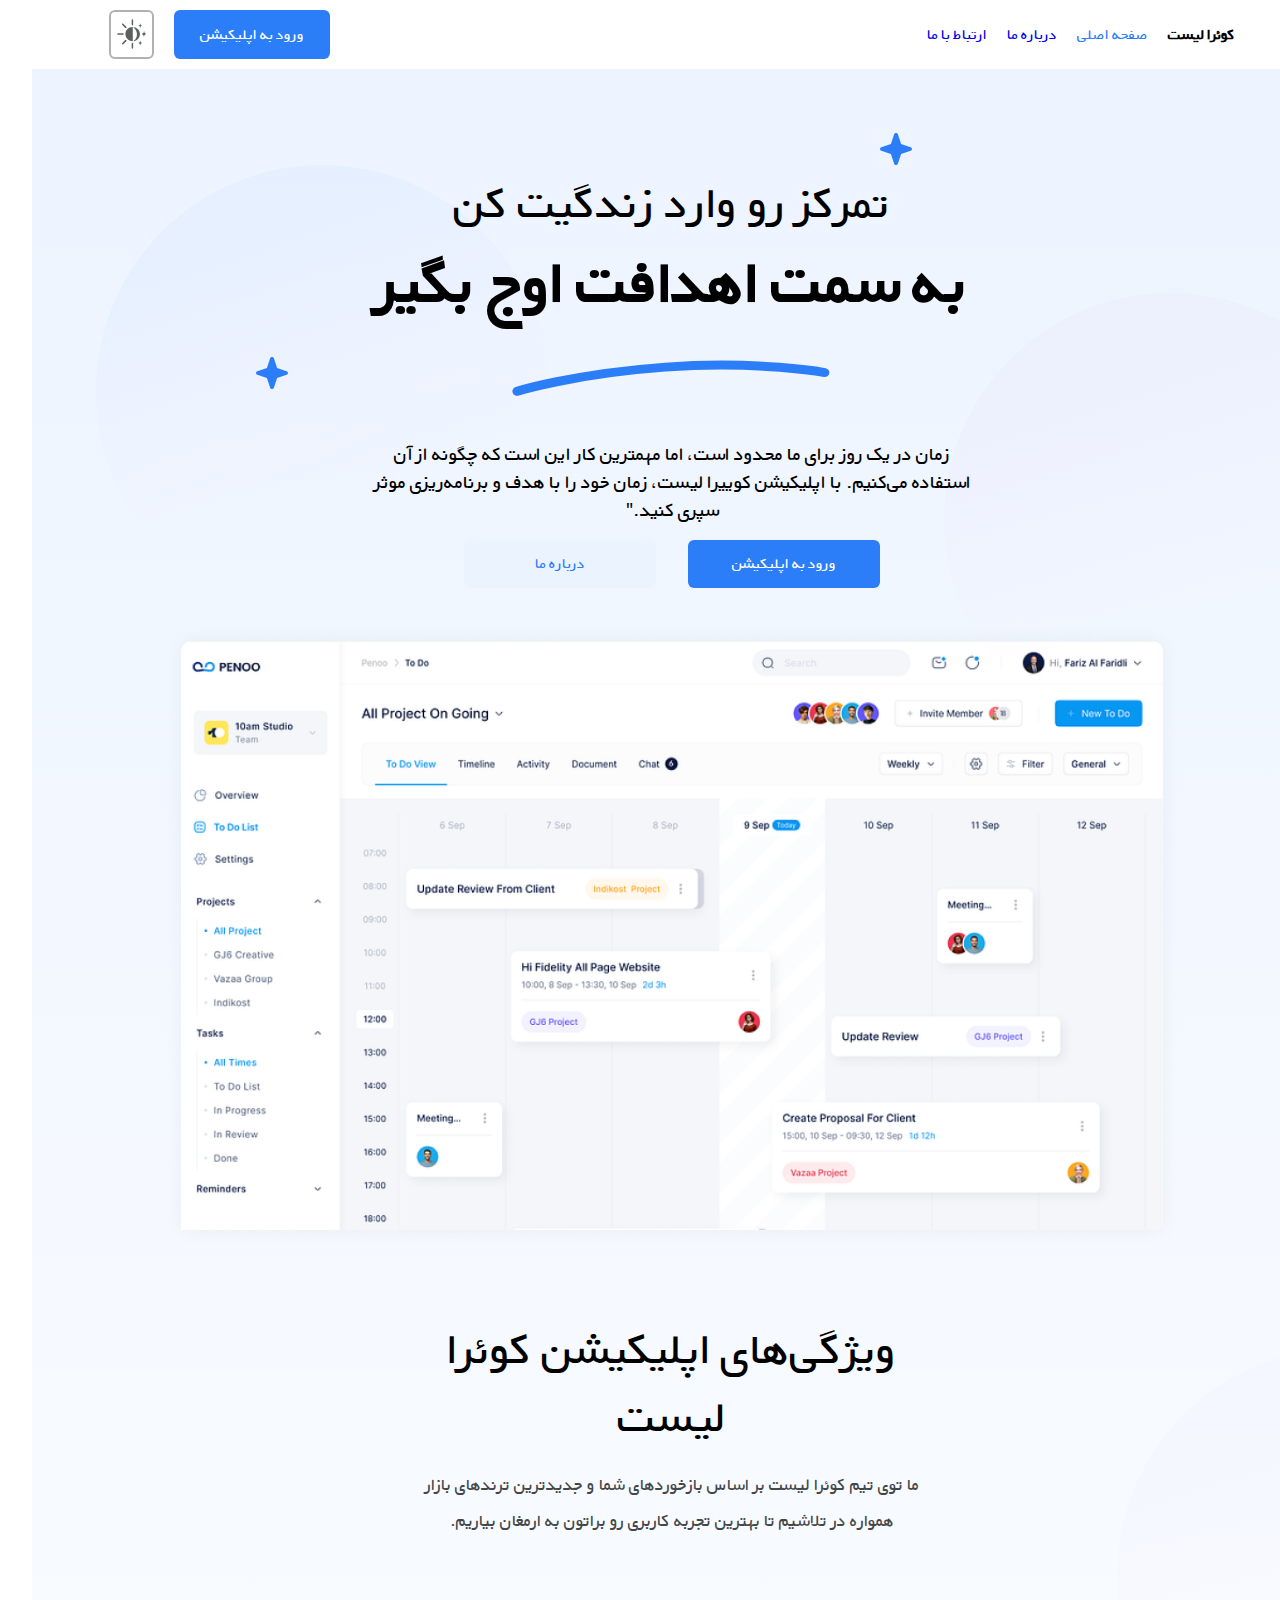
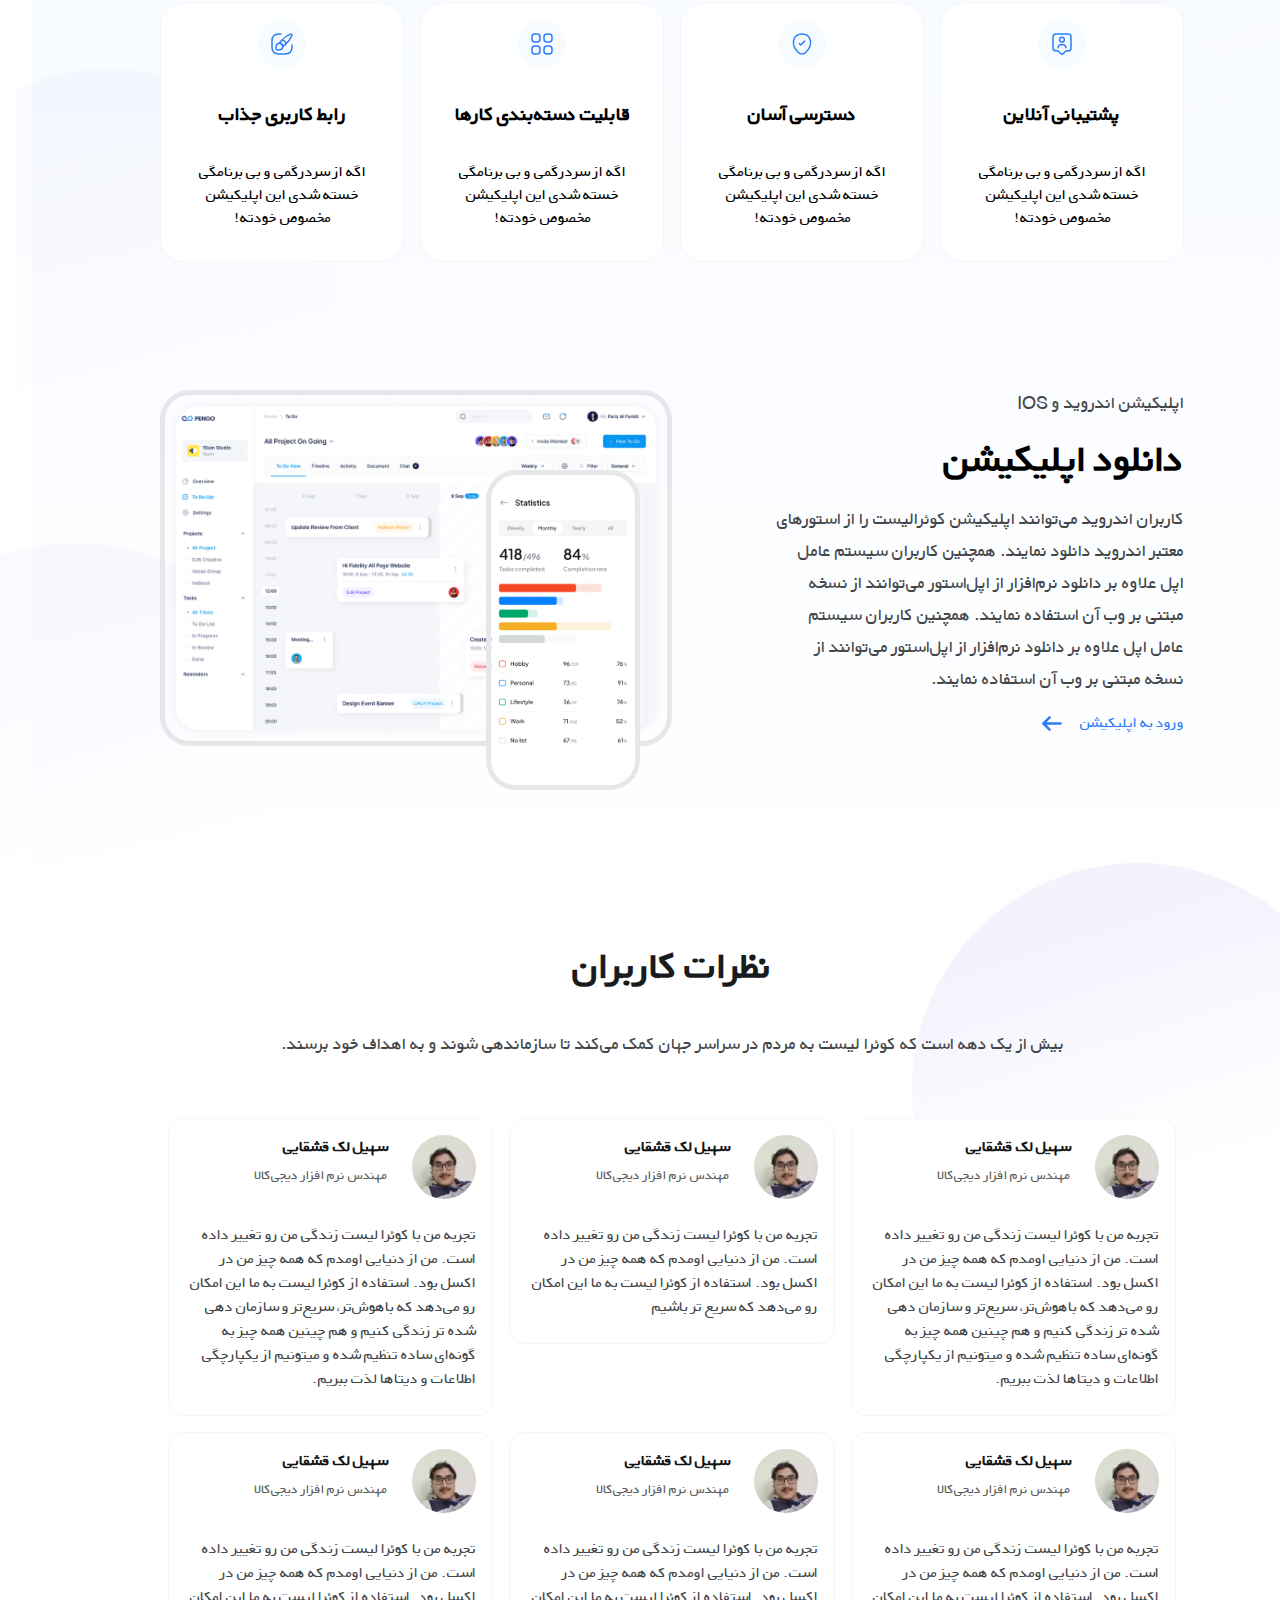
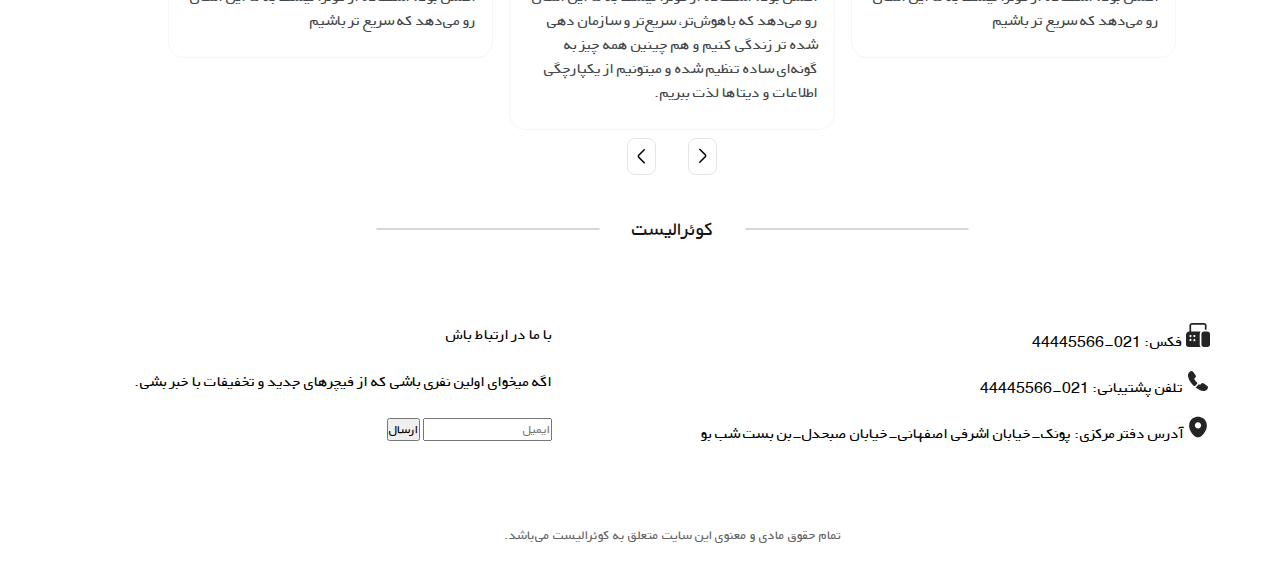
<file: index.html>
<!DOCTYPE html>
<html lang="fa-ir">
  <head>
    <meta charset="UTF-8" />
    <meta name="viewport" content="width=device-width, initial-scale=1.0" />
    <title>پروژه فرانت کوئرا</title>
    <link rel="stylesheet" href="./styles/main_page.css" />
    <link
      rel="icon"
      type="image/x-icon"
      href="./src/Light_Mode/Star 2 (Stroke).svg"
    />
  </head>
  <body>
    <header>
      <link rel="stylesheet" href="./styles/header.css">
      <div class="header_content">
        <div class="right_header">
          <p class="queralist">کوئرا لیست</p>
          <p href="" class="firstPage" style="color: #2c7ef8">صفحه اصلی</p>
          <a href="./about_us.html">درباره ما</a>
          <a href="contact_us.html">ارتباط با ما</a>
        </div>
        <div class="left_header">
          <a href="" class="enterApp">ورود به اپلیکیشن</a>
          <a href="" class="lightSwitch"></a>
        </div>
      </div>
    </header>
    <main>
      <img
        class="ellipse ellipse28"
        src="./src/Light_Mode/Ellipse 128.svg"
        alt=""
      />
      <img
        class="ellipse ellipse29"
        src="./src/Light_Mode/Ellipse 129.svg"
        alt=""
      />
      <img
        class="ellipse ellipse30"
        src="./src/Light_Mode/Ellipse 130.svg"
        alt=""
      />
      <img
        class="ellipse ellipse31"
        src="./src/Light_Mode/Ellipse 131.svg"
        alt=""
      />
      <img
        class="ellipse ellipse32"
        src="./src/Light_Mode/Ellipse 132.svg"
        alt=""
      />
      <img
        class="ellipse ellipse33"
        src="./src/Light_Mode/Ellipse 133.svg"
        alt=""
      />
      <img
        class="star star1"
        src="./src/Light_Mode/Star 2 (Stroke).svg"
        alt=""
      />
      <img
        class="star star2"
        src="./src/Light_Mode/Star 2 (Stroke).svg"
        alt=""
      />
      <div class="container">
        <div class="site_abstract">
          <p class="line1">تمرکز رو وارد زندگیت کن</p>
          <p class="line2">به سمت اهدافت اوج بگیر</p>
          <div class="svgArc"></div>
          <p class="line3">
            زمان در یک روز برای ما محدود است، اما مهمترین کار این است که چگونه
            از آن استفاده می‌کنیم. با اپلیکیشن کوییرا لیست، زمان خود را با هدف و
            برنامه‌ریزی موثر سپری کنید."
          </p>
          <div class="enterApp_aboutUs">
            <a href="" class="enterApp">ورود به اپلیکیشن</a>
            <a href="./about_us.html" class="aboutUs">درباره ما</a>
          </div>
        </div>
        <img
          class="introPhoto1"
          src="./src/Light_Mode/image 39129.png"
          alt="not an important photo!"
        />
        <div class="quera_app_specifications">
          <div class="title_intro">
            <p class="title">ویژگی‌های اپلیکیشن کوئرا لیست</p>
            <p class="intro">
              ما توی تیم کوئرا لیست بر اساس بازخوردهای شما و جدیدترین ترندهای
              بازار همواره در تلاشیم تا بهترین تجربه کاربری رو براتون به ارمغان
              بیاریم.
            </p>
          </div>
          <div class="cards">
            <div class="card1">
              <div class="icon"></div>
              <p class="title">پشتیبانی آنلاین</p>
              <p class="text">
                اگه از سردرگمی و بی برنامگی خسته شدی این اپلیکیشن مخصوص خودته!
              </p>
            </div>
            <div class="card2">
              <div class="icon"></div>
              <p class="title">دسترسی آسان</p>
              <p class="text">
                اگه از سردرگمی و بی برنامگی خسته شدی این اپلیکیشن مخصوص خودته!
              </p>
            </div>
            <div class="card3">
              <div class="icon"></div>
              <p class="title">قابلیت دسته‌بندی کارها</p>
              <p class="text">
                اگه از سردرگمی و بی برنامگی خسته شدی این اپلیکیشن مخصوص خودته!
              </p>
            </div>
            <div class="card4">
              <div class="icon"></div>
              <p class="title">رابط کاربری جذاب</p>
              <p class="text">
                اگه از سردرگمی و بی برنامگی خسته شدی این اپلیکیشن مخصوص خودته!
              </p>
            </div>
          </div>
        </div>
        <div class="download_app">
          <div class="description">
            <p class="top_title">اپلیکیشن اندروید و IOS</p>
            <p class="bottom_title">دانلود اپلیکیشن</p>
            <p class="text">
              کاربران اندروید می‌توانند اپلیکیشن کوئرالیست را از استورهای معتبر
              اندروید دانلود نمایند. همچنین کاربران سیستم عامل اپل علاوه بر
              دانلود نرم‌افزار از اپل‌استور می‌توانند از نسخه مبتنی بر وب آن
              استفاده نمایند. همچنین کاربران سیستم عامل اپل علاوه بر دانلود
              نرم‌افزار از اپل‌استور می‌توانند از نسخه مبتنی بر وب آن استفاده
              نمایند.
            </p>
            <a href="" class="enter_app">
              <div class="link">ورود به اپلیکیشن</div>
              <img src="./src/Light_Mode/arrow-right.svg" class="arrow" />
            </a>
          </div>
          <div class="photo">
            <img
              src="./src/Light_Mode/image 39129 low quality.png"
              alt=""
              class="img1"
            />
            <img src="./src/Light_Mode/your_screen.png" alt="" class="img2" />
          </div>
        </div>
        <div class="reviews">
          <p class="title">نظرات کاربران</p>
          <p class="subtitle">
            بیش از یک دهه است که کوئرا لیست به مردم در سراسر جهان کمک می‌کند تا
            سازماندهی شوند و به اهداف خود برسند.
          </p>
          <div class="cards">
            <div class="card1 card">
              <div class="about">
                <img src="./src/mypic/5.webp" alt="" class="img" />
                <div>
                  <p class="name">سهیل لک قشقایی</p>
                  <p class="intro">مهندس نرم افزار دیجی‌کالا</p>
                </div>
              </div>
              <p class="review">
                تجربه من با کوئرا لیست زندگی من رو تغییر داده است. من از دنیایی
                اومدم که همه چیز من در اکسل بود. استفاده از کوئرا لیست به ما این
                امکان رو می‌دهد که باهوش‌تر، سریع‌تر و سازمان دهی شده تر زندگی
                کنیم و هم چینین همه چیز به گونه‌ای ساده تنظیم شده و میتونیم از
                یکپارچگی اطلاعات و دیتاها لذت ببریم.
              </p>
            </div>
            <div class="card2 card">
              <div class="about">
                <img src="./src/mypic/5.webp" alt="" class="img" />
                <div>
                  <p class="name">سهیل لک قشقایی</p>
                  <p class="intro">مهندس نرم افزار دیجی‌کالا</p>
                </div>
              </div>
              <p class="review">
                تجربه من با کوئرا لیست زندگی من رو تغییر داده است. من از دنیایی
                اومدم که همه چیز من در اکسل بود. استفاده از کوئرا لیست به ما این
                امکان رو می‌دهد که سریع تر باشیم
              </p>
            </div>
            <div class="card3 card">
              <div class="about">
                <img src="./src/mypic/5.webp" alt="" class="img" />
                <div>
                  <p class="name">سهیل لک قشقایی</p>
                  <p class="intro">مهندس نرم افزار دیجی‌کالا</p>
                </div>
              </div>
              <p class="review">
                تجربه من با کوئرا لیست زندگی من رو تغییر داده است. من از دنیایی
                اومدم که همه چیز من در اکسل بود. استفاده از کوئرا لیست به ما این
                امکان رو می‌دهد که باهوش‌تر، سریع‌تر و سازمان دهی شده تر زندگی
                کنیم و هم چینین همه چیز به گونه‌ای ساده تنظیم شده و میتونیم از
                یکپارچگی اطلاعات و دیتاها لذت ببریم.
              </p>
            </div>
            <div class="card4 card">
              <div class="about">
                <img src="./src/mypic/5.webp" alt="" class="img" />
                <div>
                  <p class="name">سهیل لک قشقایی</p>
                  <p class="intro">مهندس نرم افزار دیجی‌کالا</p>
                </div>
              </div>
              <p class="review">
                تجربه من با کوئرا لیست زندگی من رو تغییر داده است. من از دنیایی
                اومدم که همه چیز من در اکسل بود. استفاده از کوئرا لیست به ما این
                امکان رو می‌دهد که سریع تر باشیم
              </p>
            </div>
            <div class="card5 card">
              <div class="about">
                <img src="./src/mypic/5.webp" alt="" class="img" />
                <div>
                  <p class="name">سهیل لک قشقایی</p>
                  <p class="intro">مهندس نرم افزار دیجی‌کالا</p>
                </div>
              </div>
              <p class="review">
                تجربه من با کوئرا لیست زندگی من رو تغییر داده است. من از دنیایی
                اومدم که همه چیز من در اکسل بود. استفاده از کوئرا لیست به ما این
                امکان رو می‌دهد که باهوش‌تر، سریع‌تر و سازمان دهی شده تر زندگی
                کنیم و هم چینین همه چیز به گونه‌ای ساده تنظیم شده و میتونیم از
                یکپارچگی اطلاعات و دیتاها لذت ببریم.
              </p>
            </div>
            <div class="card6 card">
              <div class="about">
                <img src="./src/mypic/5.webp" alt="" class="img" />
                <div>
                  <p class="name">سهیل لک قشقایی</p>
                  <p class="intro">مهندس نرم افزار دیجی‌کالا</p>
                </div>
              </div>
              <p class="review">
                تجربه من با کوئرا لیست زندگی من رو تغییر داده است. من از دنیایی
                اومدم که همه چیز من در اکسل بود. استفاده از کوئرا لیست به ما این
                امکان رو می‌دهد که سریع تر باشیم
              </p>
            </div>
          </div>
          <div class="arrows">
            <img
              src="./src/Light_Mode/Vector 141 (Stroke)(1).svg"
              class="right_arrow arrow"
            />
            <img
              src="./src/Light_Mode/Vector 141 (Stroke).svg"
              class="left_arrow arrow"
            />
          </div>
        </div>
      </div>
    </main>
    <footer>
      <link rel="stylesheet" href="./styles/footer.css">
      <div class="title">
        <img class="line" src="./src/Light_Mode/Vector 23.svg" alt="" />
        <p class="text">کوئرالیست</p>
        <img class="line" src="./src/Light_Mode/Vector 23.svg" alt="" />
      </div>
      <div class="contact_us">
        <div class="right_footer">
          <p class="fax">
            <img src="./src/Light_Mode/fluent_fax-20-filled.svg" alt="" />
            فکس: 021-44445566
          </p>
          <p class="telephone">
            <img src="./src/Light_Mode/call.svg" alt="" /> تلفن پشتیبانی:
            021-44445566
          </p>
          <p class="address">
            <img src="./src/Light_Mode/location.svg" alt="" />
            آدرس دفتر مرکزی: پونک-خیابان اشرفی اصفهانی-خیابان صبحدل-بن بست شب بو
          </p>
        </div>
        <div class="left_footer">
          <p class="line1">با ما در ارتباط باش</p>
          <p class="line2">
            اگه میخوای اولین نفری باشی که از فیچرهای جدید و تخفیفات با خبر بشی.
          </p>
          <div class="send_email">
            <input class="email" type="email" placeholder="ایمیل" />
            <button class="send">ارسال</button>
          </div>
        </div>
      </div>
      <p class="copyright">
        تمام حقوق مادی و معنوی این سایت متعلق به کوئرالیست می‌باشد.
      </p>
    </footer>
  </body>
</html>
</file>
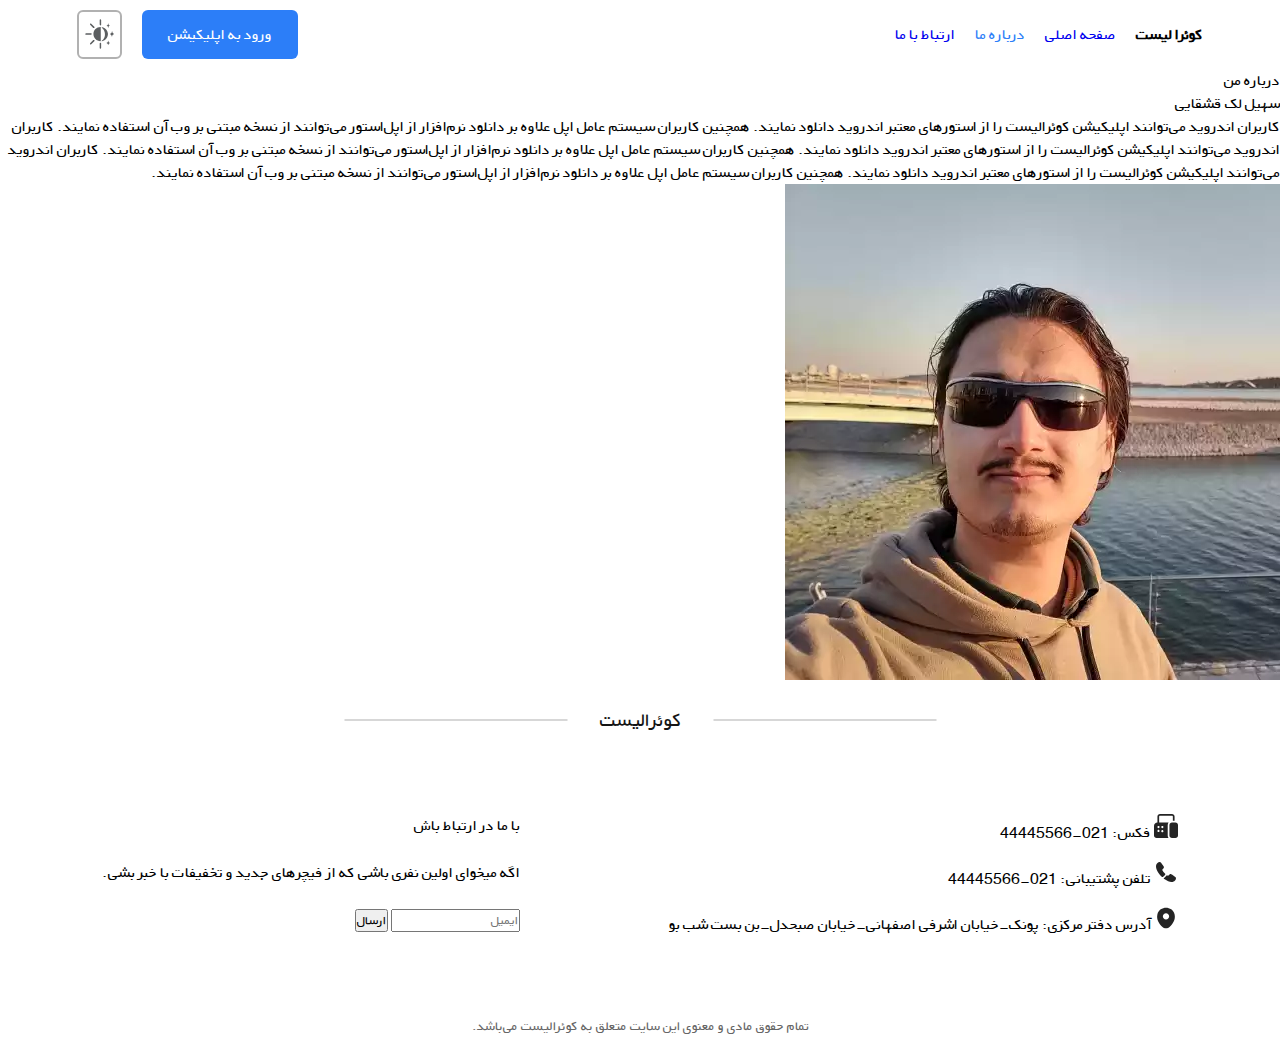
<file: about_us.html>
<!DOCTYPE html>
<html lang="fa-ir">
  <head>
    <meta charset="UTF-8" />
    <meta name="viewport" content="width=device-width, initial-scale=1.0" />
    <title>درباره ما</title>
    <link rel="stylesheet" href="./styles/about_us.css" />
    <link
      rel="icon"
      type="image/x-icon"
      href="./src/Light_Mode/Star 2 (Stroke).svg"
    />
  </head>
  <body>
    <header>
      <link rel="stylesheet" href="./styles/header.css" />
      <div class="header_content">
        <div class="right_header">
          <p class="queralist">کوئرا لیست</p>
          <a href="./index.html" class="firstPage">صفحه اصلی</a>
          <p href="./about_us.html" style="color: #2c7ef8">درباره ما</p>
          <a href="contact_us.html">ارتباط با ما</a>
        </div>
        <div class="left_header">
          <a href="" class="enterApp">ورود به اپلیکیشن</a>
          <a href="" class="lightSwitch"></a>
        </div>
      </div>
    </header>
    <main>
      <div class="container">
        <div class="about_me">
          <div class="text">
            <p class="title">درباره من</p>
            <p class="name">سهیل لک قشقایی</p>
            <p class="intro">
              کاربران اندروید می‌توانند اپلیکیشن کوئرالیست را از استورهای معتبر
              اندروید دانلود نمایند. همچنین کاربران سیستم عامل اپل علاوه بر
              دانلود نرم‌افزار از اپل‌استور می‌توانند از نسخه مبتنی بر وب آن
              استفاده نمایند. کاربران اندروید می‌توانند اپلیکیشن کوئرالیست را از
              استورهای معتبر اندروید دانلود نمایند. همچنین کاربران سیستم عامل
              اپل علاوه بر دانلود نرم‌افزار از اپل‌استور می‌توانند از نسخه مبتنی
              بر وب آن استفاده نمایند. کاربران اندروید می‌توانند اپلیکیشن
              کوئرالیست را از استورهای معتبر اندروید دانلود نمایند. همچنین
              کاربران سیستم عامل اپل علاوه بر دانلود نرم‌افزار از اپل‌استور
              می‌توانند از نسخه مبتنی بر وب آن استفاده نمایند.
            </p>
          </div>
          <div class="photo_summary">
            <img src="./src/mypic/6.webp" alt="" class="photo" />
            <div class="tiles">
              <div class="birthyear">
                <p></p>
                <p></p>
              </div>
              <div class="birthplace">
                <p></p>
                <p></p>
              </div>
              <div class="experience">
                <p></p>
                <p></p>
              </div>
              <div class="done_project">
                <p></p>
                <p></p>
              </div>
            </div>
          </div>
        </div>
      </div>
    </main>
    <footer>
      <link rel="stylesheet" href="./styles/footer.css" />
      <div class="title">
        <img class="line" src="./src/Light_Mode/Vector 23.svg" alt="" />
        <p class="text">کوئرالیست</p>
        <img class="line" src="./src/Light_Mode/Vector 23.svg" alt="" />
      </div>
      <div class="contact_us">
        <div class="right_footer">
          <p class="fax">
            <img src="./src/Light_Mode/fluent_fax-20-filled.svg" alt="" />
            فکس: 021-44445566
          </p>
          <p class="telephone">
            <img src="./src/Light_Mode/call.svg" alt="" /> تلفن پشتیبانی:
            021-44445566
          </p>
          <p class="address">
            <img src="./src/Light_Mode/location.svg" alt="" />
            آدرس دفتر مرکزی: پونک-خیابان اشرفی اصفهانی-خیابان صبحدل-بن بست شب بو
          </p>
        </div>
        <div class="left_footer">
          <p class="line1">با ما در ارتباط باش</p>
          <p class="line2">
            اگه میخوای اولین نفری باشی که از فیچرهای جدید و تخفیفات با خبر بشی.
          </p>
          <div class="send_email">
            <input class="email" type="email" placeholder="ایمیل" />
            <button class="send">ارسال</button>
          </div>
        </div>
      </div>
      <p class="copyright">
        تمام حقوق مادی و معنوی این سایت متعلق به کوئرالیست می‌باشد.
      </p>
    </footer>
  </body>
</html>
</file>
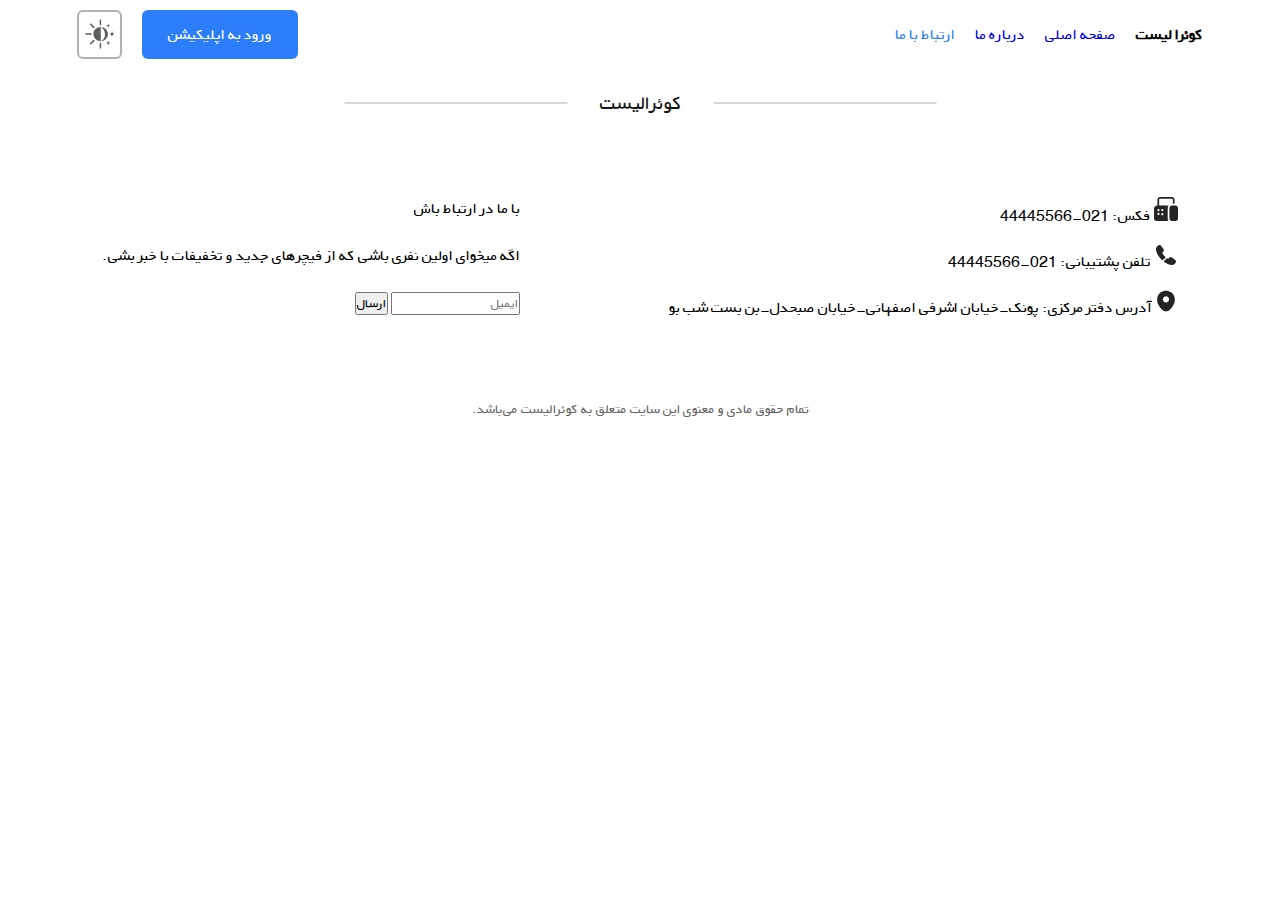
<file: contact_us.html>
<!DOCTYPE html>
<html lang="fa-ir">
  <head>
    <meta charset="UTF-8" />
    <meta name="viewport" content="width=device-width, initial-scale=1.0" />
    <title>ارتباط با ما</title>
    <link rel="stylesheet" href="./styles/contact_us.css" />
    <link
      rel="icon"
      type="image/x-icon"
      href="./src/Light_Mode/Star 2 (Stroke).svg"
    />
  </head>
  <body>
    <header>
      <link rel="stylesheet" href="./styles/header.css" />
      <div class="header_content">
        <div class="right_header">
          <p class="queralist">کوئرا لیست</p>
          <a href="./index.html" class="firstPage">صفحه اصلی</a>
          <a href="./about_us.html">درباره ما</a>
          <p href="contact_us.html" style="color: #2c7ef8">ارتباط با ما</p>
        </div>
        <div class="left_header">
          <a href="" class="enterApp">ورود به اپلیکیشن</a>
          <a href="" class="lightSwitch"></a>
        </div>
      </div>
    </header>
    <main></main>
    <footer>
      <link rel="stylesheet" href="./styles/footer.css" />
      <div class="title">
        <img class="line" src="./src/Light_Mode/Vector 23.svg" alt="" />
        <p class="text">کوئرالیست</p>
        <img class="line" src="./src/Light_Mode/Vector 23.svg" alt="" />
      </div>
      <div class="contact_us">
        <div class="right_footer">
          <p class="fax">
            <img src="./src/Light_Mode/fluent_fax-20-filled.svg" alt="" />
            فکس: 021-44445566
          </p>
          <p class="telephone">
            <img src="./src/Light_Mode/call.svg" alt="" /> تلفن پشتیبانی:
            021-44445566
          </p>
          <p class="address">
            <img src="./src/Light_Mode/location.svg" alt="" />
            آدرس دفتر مرکزی: پونک-خیابان اشرفی اصفهانی-خیابان صبحدل-بن بست شب بو
          </p>
        </div>
        <div class="left_footer">
          <p class="line1">با ما در ارتباط باش</p>
          <p class="line2">
            اگه میخوای اولین نفری باشی که از فیچرهای جدید و تخفیفات با خبر بشی.
          </p>
          <div class="send_email">
            <input class="email" type="email" placeholder="ایمیل" />
            <button class="send">ارسال</button>
          </div>
        </div>
      </div>
      <p class="copyright">
        تمام حقوق مادی و معنوی این سایت متعلق به کوئرالیست می‌باشد.
      </p>
    </footer>
  </body>
</html>
</file>
<file: styles/main_page.css>
@font-face {
  font-family: B_yekan;
  src: url(./BYekan+.ttf);
}
* {
  padding: 0px;
  margin: 0px;
  box-sizing: border-box;
  font-family: "B_yekan", sans-serif, Tahoma, Geneva, Verdana;
  text-decoration: none;
}

body {
  direction: rtl;
  overflow-x: hidden;
}

main {
  background-image: linear-gradient(to bottom, #ebf3ff -7.33%, #ffffff 76.21%);
  position: relative;
}
main > .ellipse,
main .star {
  z-index: 0;
  position: absolute;
}
main .ellipse28 {
  top: 6rem;
  left: 4rem;
}
main .ellipse29 {
  top: 14rem;
  right: -3rem;
}
main .ellipse30 {
  bottom: 30rem;
  right: -1rem;
}
main .ellipse31 {
  bottom: 50rem;
  left: -2rem;
}
main .ellipse32 {
  top: 80rem;
  right: -2rem;
}
main .ellipse33 {
  top: 100rem;
  left: -1rem;
}
main .star1 {
  top: 18rem;
  left: 14rem;
}
main .star2 {
  top: 4rem;
  right: 25rem;
}
main .container {
  text-align: center;
  display: flex;
  flex-direction: column;
  padding: 20px 10%;
}
main .container .site_abstract {
  display: flex;
  flex-direction: column;
  align-items: center;
  margin-top: 5rem;
}
main .container .site_abstract .line1 {
  font-size: 3rem;
  z-index: 1;
}
main .container .site_abstract .line2 {
  font-size: 4rem;
  font-weight: bold;
  z-index: 1;
}
main .container .site_abstract .svgArc {
  background-image: url("../src/Light_Mode/Vector 74.svg");
  width: 20rem;
  height: 4rem;
  background-repeat: no-repeat;
  margin-top: 2rem;
  z-index: 0;
}
main .container .site_abstract .line3 {
  width: 60%;
  font-size: 1.25rem;
  margin: 1rem;
  z-index: 1;
}
main .container .site_abstract .enterApp_aboutUs {
  display: flex;
  gap: 2rem;
  justify-content: center;
  z-index: 1;
}
main .container .site_abstract .enterApp_aboutUs .enterApp {
  background-color: #2c7ef8;
  width: 12em;
  height: 3em;
  display: flex;
  justify-content: center;
  align-items: center;
  border-radius: 6px;
  color: white;
}
main .container .site_abstract .enterApp_aboutUs .aboutUs {
  background-color: #ebf3fe;
  border-radius: 6px;
  width: 12em;
  height: 3em;
  display: flex;
  justify-content: center;
  align-items: center;
  color: #2c7ef8;
}
main .container .introPhoto1 {
  width: 100%;
  margin-top: 2rem;
}
main .container .quera_app_specifications {
  display: flex;
  flex-direction: column;
  align-items: center;
  margin-top: 4rem;
  gap: 4rem;
}
main .container .quera_app_specifications .title_intro {
  width: 50%;
  gap: 144px;
}
main .container .quera_app_specifications .title_intro .title {
  font-size: 3rem;
}
main .container .quera_app_specifications .title_intro .intro {
  font-size: 1.125rem;
  margin-top: 1rem;
  line-height: 2em;
  color: #444749;
  gap: 4rem;
}
main .container .quera_app_specifications .cards {
  gap: 1rem;
  display: flex;
  flex-direction: row;
  justify-content: space-between;
}
main .container .quera_app_specifications .cards .card1 .icon {
  background-image: url("../src/Light_Mode/user-tag.svg");
}
main .container .quera_app_specifications .cards .card2 .icon {
  background-image: url("../src/Light_Mode/location-tick.svg");
}
main .container .quera_app_specifications .cards .card3 .icon {
  background-image: url("../src/Light_Mode/category.svg");
}
main .container .quera_app_specifications .cards .card4 .icon {
  background-image: url("../src/Light_Mode/brush.svg");
}
main .container .quera_app_specifications .cards > div {
  background-color: #ffffff;
  border: 1px solid #f5f6f8;
  border-radius: 24px;
  display: flex;
  flex-direction: column;
  align-items: center;
  justify-content: space-evenly;
  gap: 2rem;
  z-index: 1;
}
main .container .quera_app_specifications .cards .icon {
  margin-top: 1rem;
  width: 3rem;
  height: 3rem;
  background-color: #f5fbff;
  background-repeat: no-repeat;
  border-radius: 80px;
  background-position: center center;
}
main .container .quera_app_specifications .cards .title {
  font-size: 1.25rem;
  font-weight: bold;
}
main .container .quera_app_specifications .cards .text {
  width: 80%;
  margin-bottom: 2rem;
}
main .container .download_app {
  display: flex;
  flex-direction: row;
  margin-top: 8rem;
  justify-content: space-between;
}
main .container .download_app .photo {
  position: relative;
  width: 50%;
  display: flex;
  flex-direction: row;
}
main .container .download_app .photo > img {
  border: 5px solid #e5e7e8;
  border-radius: 30px;
  z-index: 1;
}
main .container .download_app .photo .img1 {
  width: 100%;
  height: -moz-fit-content;
  height: fit-content;
}
main .container .download_app .photo .img2 {
  z-index: 1;
  position: absolute;
  top: 5rem;
  right: 2rem;
  width: 30%;
}
main .container .download_app .description {
  text-align: right;
  display: flex;
  flex-direction: column;
  width: 40%;
  gap: 1rem;
}
main .container .download_app .description .top_title {
  font-size: 1.125rem;
  color: #444749;
}
main .container .download_app .description .bottom_title {
  font-size: 2.5rem;
  font-weight: 700;
}
main .container .download_app .description .text {
  font-size: 1.125rem;
  line-height: 2rem;
  color: #444749;
}
main .container .download_app .description .enter_app {
  display: flex;
  flex-direction: row;
  gap: 1rem;
}
main .container .download_app .description .enter_app .link {
  color: #2c7ef8;
}
main .container .reviews {
  z-index: 1;
  margin-top: 12rem;
  display: flex;
  flex-direction: column;
}
main .container .reviews .title {
  font-size: 2.5rem;
  font-weight: 700;
  color: #191c1e;
}
main .container .reviews .subtitle {
  font-size: 1.125rem;
  font-weight: 400;
  color: #444749;
  line-height: 2em;
  margin-top: 2rem;
}
main .container .reviews .cards {
  display: flex;
  flex-direction: row;
  margin-top: 3rem;
  flex-wrap: wrap;
  justify-content: center;
  z-index: 1;
}
main .container .reviews .cards > .card {
  width: 300px;
  flex-grow: 1;
  border: 1px solid #f5f6f8;
  border-radius: 1em;
  margin: 0.5em;
  z-index: 1;
  background-color: white;
  height: -moz-fit-content;
  height: fit-content;
  display: flex;
  flex-direction: column;
}
main .container .reviews .cards > .card > .about {
  display: flex;
  flex-direction: row;
  gap: 1.5rem;
  margin-top: 1em;
  margin-right: 1em;
}
main .container .reviews .cards .name {
  font-size: 1rem;
  font-weight: 700;
  color: #141414;
  text-align: right;
}
main .container .reviews .cards .intro {
  font-size: 0.875rem;
  font-weight: 400;
  color: #5c5c5c;
  text-align: right;
  margin: 0.5em 0;
}
main .container .reviews .cards .review {
  font-size: 1rem;
  font-weight: 300;
  color: #444749;
  line-height: 1.5em;
  text-align: right;
  margin: 1.5em 1em;
}
main .container .reviews .cards img {
  width: 4rem;
  border-radius: 2.5rem;
  height: -moz-fit-content;
  height: fit-content;
  -o-object-fit: cover;
     object-fit: cover;
  -o-object-position: center center;
     object-position: center center;
}
main .container .reviews .arrows {
  display: flex;
  flex-direction: row;
  justify-content: center;
  gap: 2em;
}
main .container .reviews .arrows .arrow {
  border: 1px solid #e3e6e8;
  padding: 0.6em;
  border-radius: 0.5em;
}/*# sourceMappingURL=main_page.css.map */
</file>
<file: styles/header.css>
header {
  padding: 10px 6%;
}
header .header_content {
  display: flex;
  flex-direction: row;
  justify-content: space-between;
}
header .header_content .left_header {
  display: flex;
  gap: 20px;
  color: white;
}
header .header_content .left_header .enterApp {
  background-color: rgb(26, 26, 209);
  background: #2c7ef8;
  padding: 0.8rem 1.6rem;
  border-radius: 6px;
  color: white;
  justify-content: center;
  align-items: center;
}
header .header_content .right_header {
  display: flex;
  gap: 20px;
  align-items: center;
}
header .header_content .right_header .queralist {
  font-weight: bold;
}
header .header_content .lightSwitch {
  background-image: url("../src/Light_Mode/light-dark.svg");
  background-size: 2rem 2rem;
  padding: 1.3rem;
  display: flex;
  background-repeat: no-repeat;
  border: 2px solid rgb(177, 177, 177);
  border-radius: 6px;
  background-position: center center;
}/*# sourceMappingURL=header.css.map */
</file>
<file: styles/footer.css>
footer {
  display: flex;
  flex-direction: column;
  justify-content: center;
  align-content: center;
  padding: 20px 8%;
  gap: 3rem;
}
footer .title {
  display: flex;
  flex-direction: row;
  justify-content: center;
  gap: 2rem;
}
footer .title .line {
  -moz-columns: #afafaf;
       columns: #afafaf;
}
footer .title .text {
  color: #141414;
  font-size: 1.25rem;
  font-weight: 400;
  width: -moz-max-content;
  width: max-content;
}
footer .contact_us {
  margin: auto;
  display: flex;
  flex-direction: row;
  justify-content: space-between;
  margin: 2rem 0;
}
footer .contact_us .right_footer {
  display: flex;
  flex-direction: column;
  gap: 1rem;
}
footer .contact_us .left_footer {
  display: flex;
  flex-direction: column;
  gap: 1.5rem;
}
footer .copyright {
  display: flex;
  justify-content: center;
  font-size: 0.875rem;
  font-weight: 400;
  color: #666666;
}/*# sourceMappingURL=footer.css.map */
</file>
<file: styles/about_us.css>
@font-face {
  font-family: B_yekan;
  src: url(./BYekan+.ttf);
}
* {
  padding: 0px;
  margin: 0px;
  box-sizing: border-box;
  font-family: "B_yekan", sans-serif, Tahoma, Geneva, Verdana;
  text-decoration: none;
}

body {
  direction: rtl;
  overflow-x: hidden;
}/*# sourceMappingURL=about_us.css.map */
</file>
<file: styles/contact_us.css>
@font-face {
  font-family: B_yekan;
  src: url(./BYekan+.ttf);
}
* {
  padding: 0px;
  margin: 0px;
  box-sizing: border-box;
  font-family: "B_yekan", sans-serif, Tahoma, Geneva, Verdana;
  text-decoration: none;
}

body {
  direction: rtl;
  overflow-x: hidden;
}/*# sourceMappingURL=contact_us.css.map */
</file>
